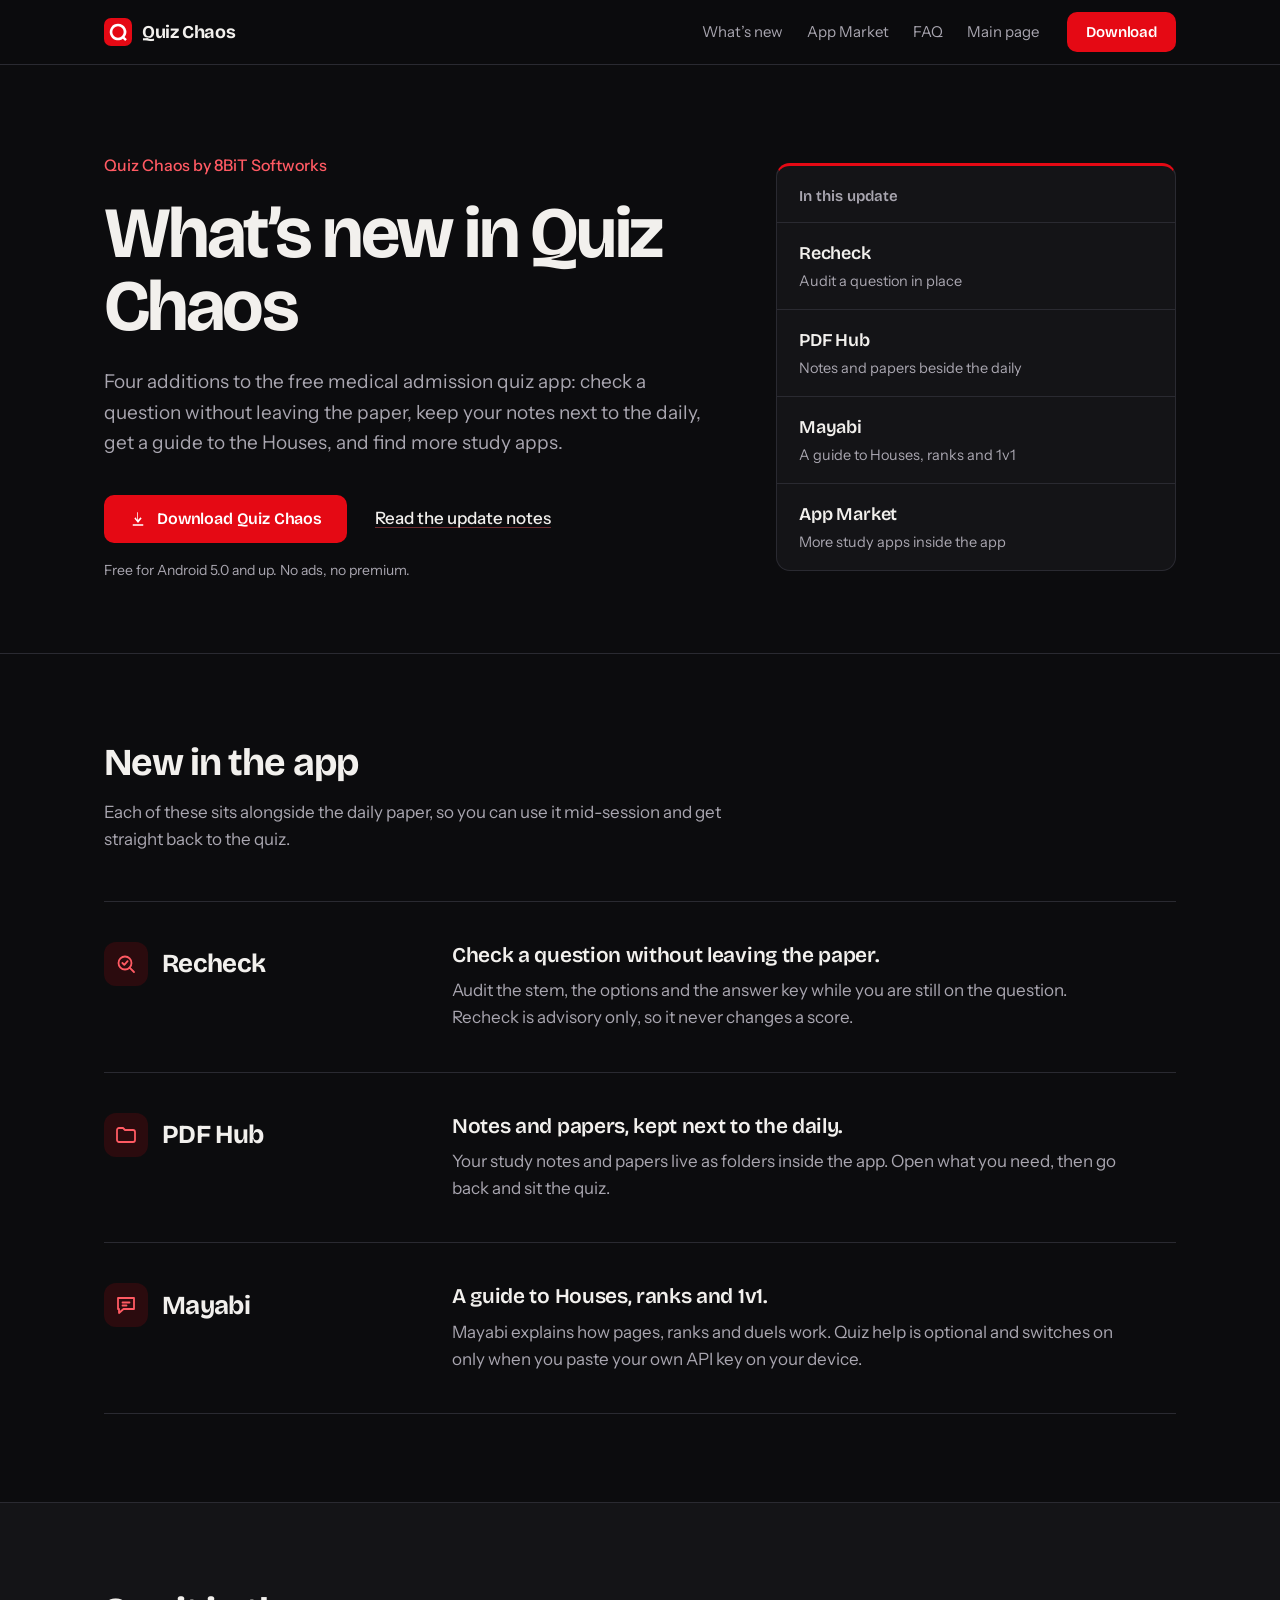
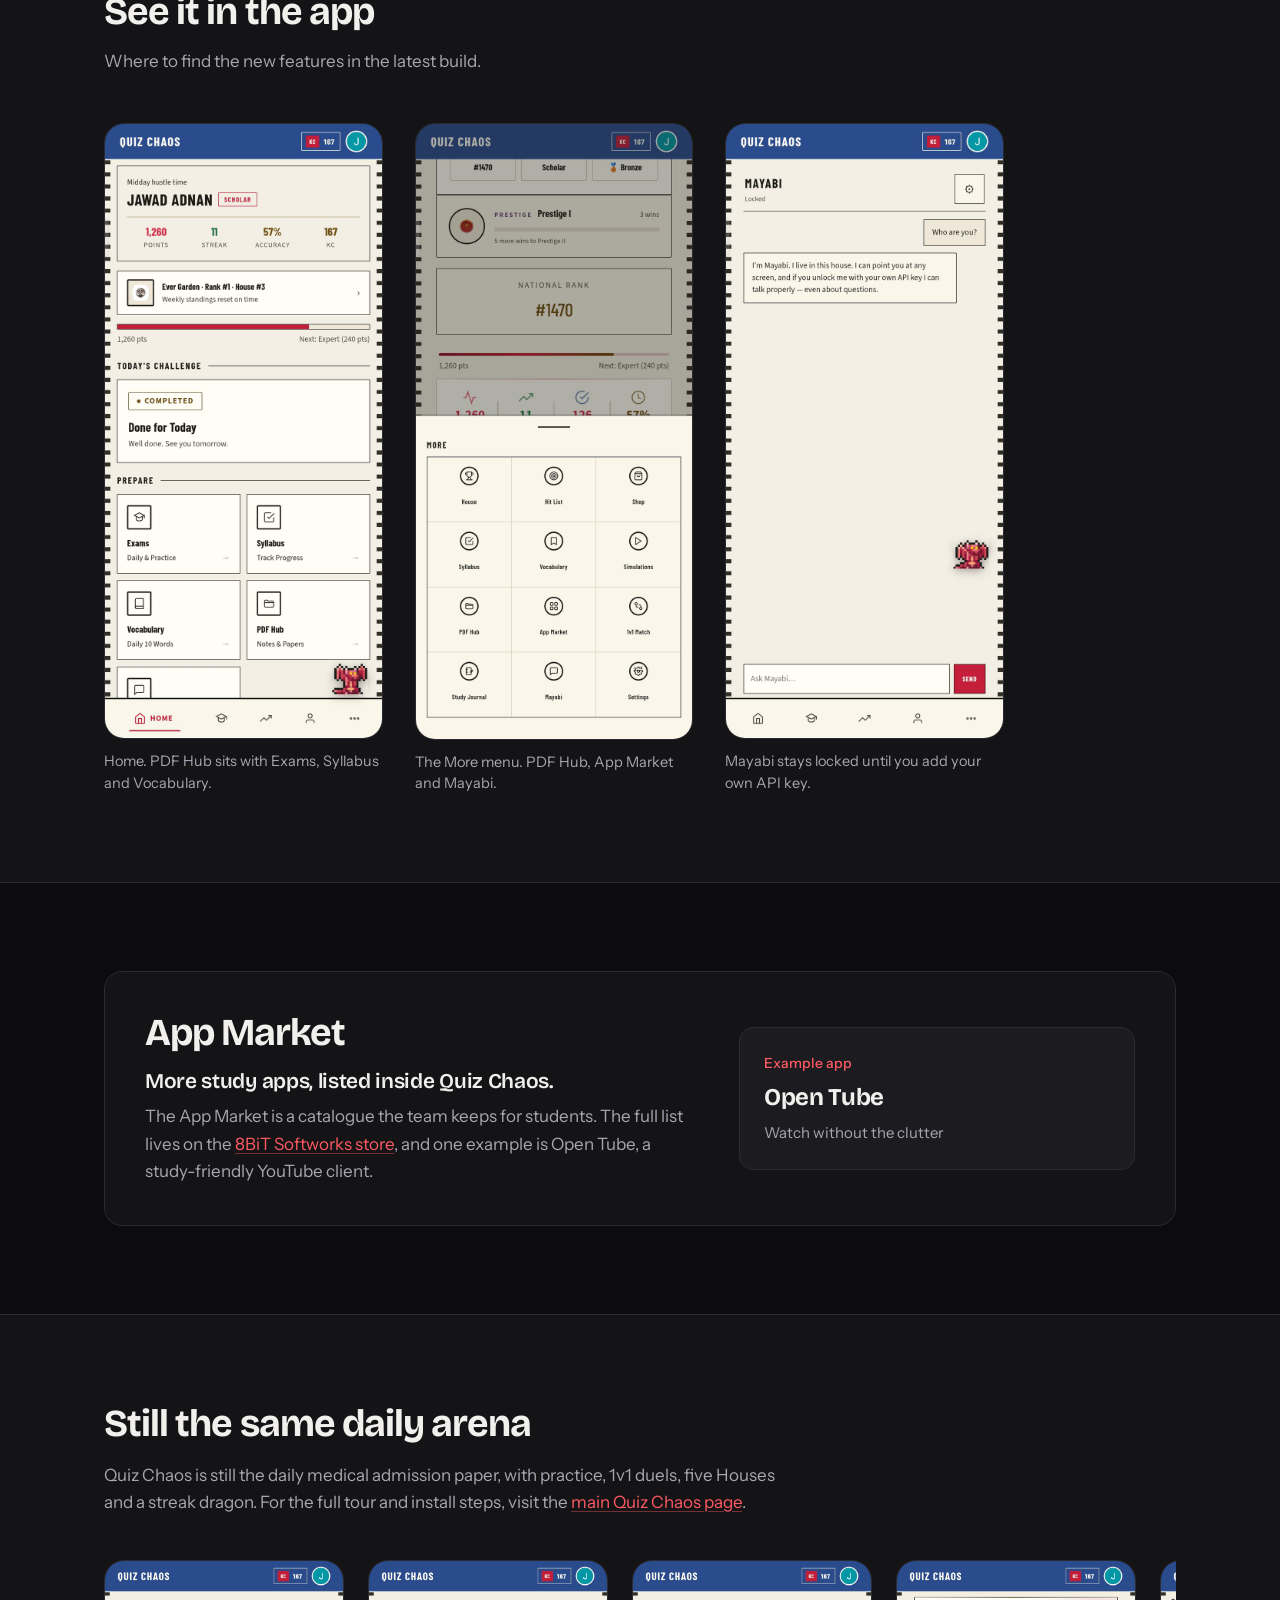
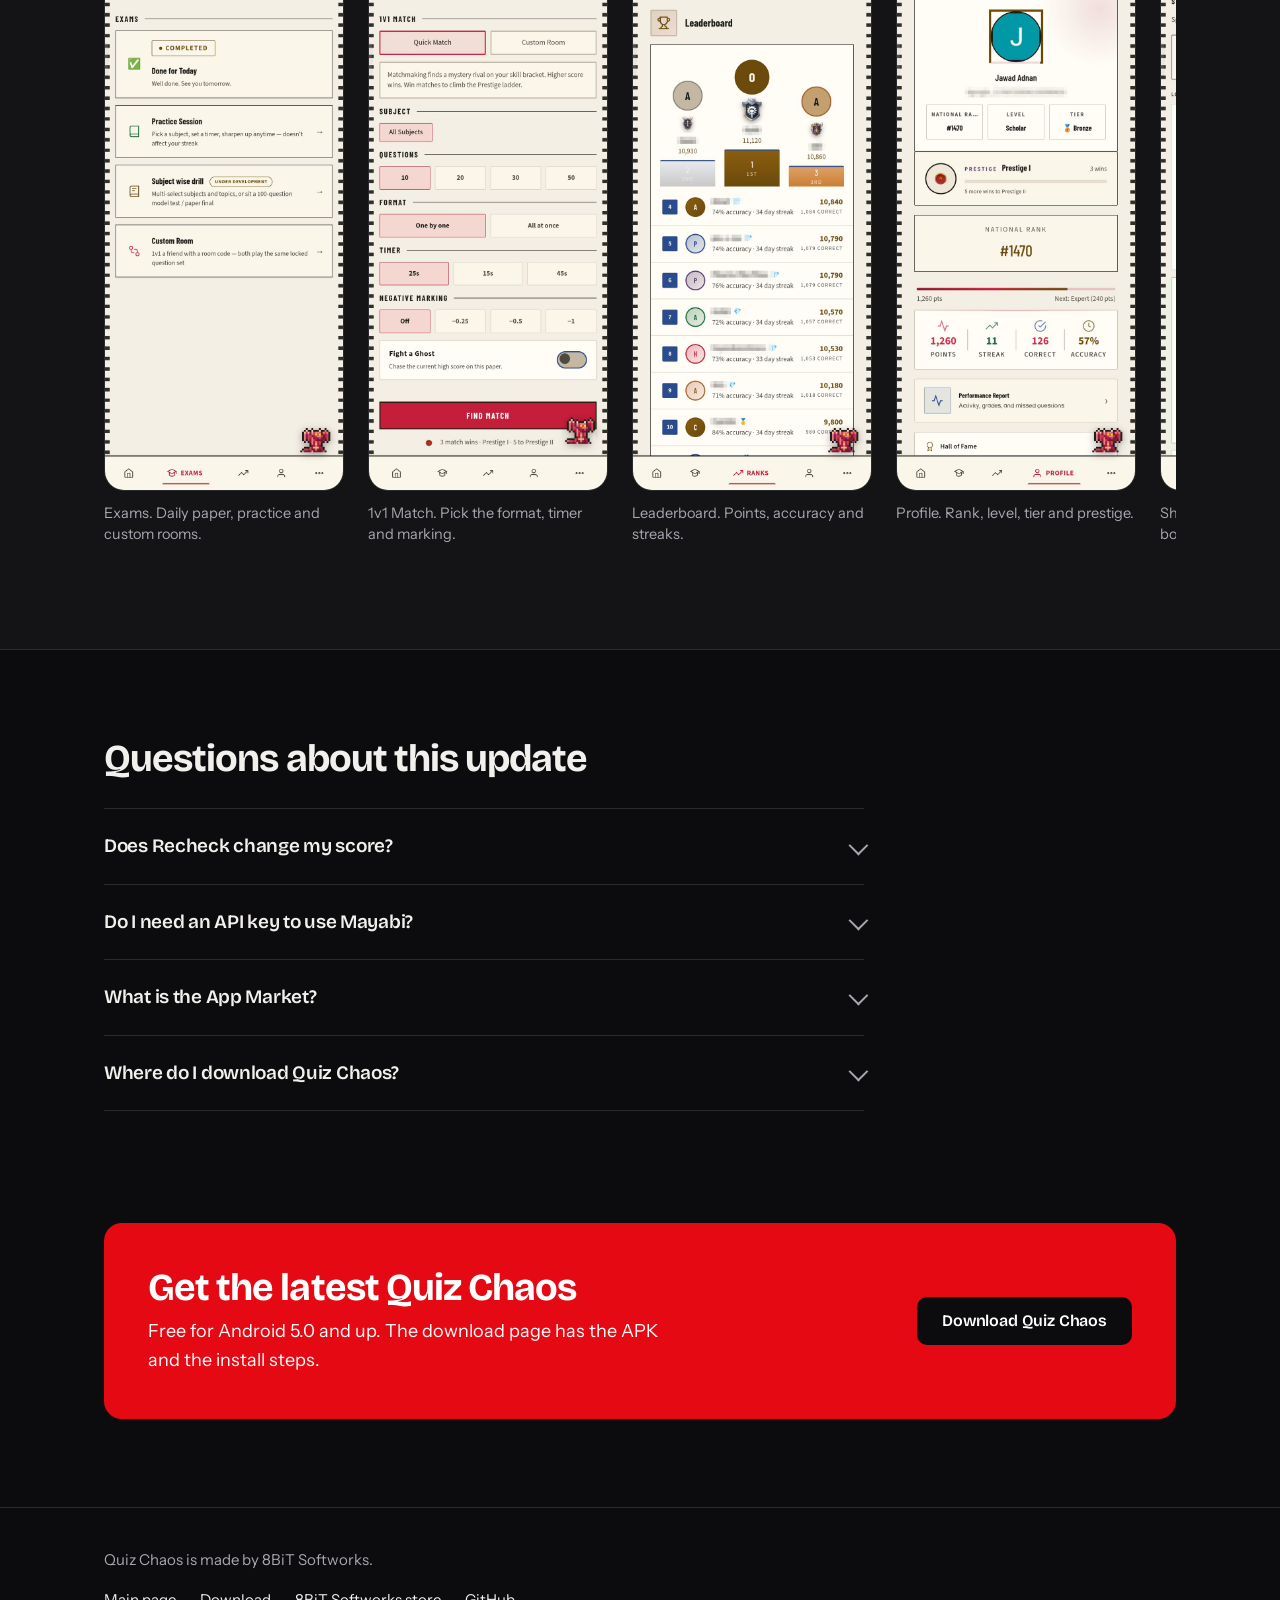
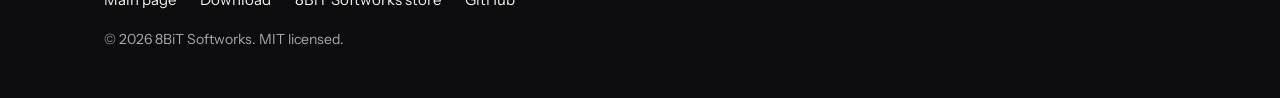
<file: index.html>
<!DOCTYPE html>
<html lang="en">
  <head>
    <meta charset="utf-8">
    <meta name="viewport" content="width=device-width, initial-scale=1">
    <title>Quiz Chaos by 8BiT Softworks: Recheck, PDF Hub &amp; Mayabi</title>
    <meta name="description" content="What's new in Quiz Chaos by 8BiT Softworks: Recheck, PDF Hub, Mayabi and the App Market. Free Android app for Bangladesh medical admission prep.">
    <meta name="author" content="8BiT Softworks">
    <meta name="robots" content="index, follow, max-image-preview:large">
    <meta name="theme-color" content="#0c0c0e">
    <link rel="canonical" href="https://adnanxmacro.github.io/quiz-chaos-/">
    <link rel="icon" href="favicon.svg" type="image/svg+xml">

    <meta property="og:type" content="website">
    <meta property="og:site_name" content="Quiz Chaos">
    <meta property="og:title" content="Quiz Chaos by 8BiT Softworks: Recheck, PDF Hub &amp; Mayabi">
    <meta property="og:description" content="What's new in the free Android quiz app for Bangladesh medical admission prep.">
    <meta property="og:url" content="https://adnanxmacro.github.io/quiz-chaos-/">
    <meta property="og:image" content="https://adnanxmacro.github.io/quiz-chaos-/img/og.png">
    <meta property="og:image:width" content="1200">
    <meta property="og:image:height" content="630">
    <meta name="twitter:card" content="summary_large_image">
    <meta name="twitter:title" content="Quiz Chaos by 8BiT Softworks: Recheck, PDF Hub &amp; Mayabi">
    <meta name="twitter:description" content="What's new in the free Android quiz app for Bangladesh medical admission prep.">
    <meta name="twitter:image" content="https://adnanxmacro.github.io/quiz-chaos-/img/og.png">

    <link rel="preconnect" href="https://fonts.googleapis.com">
    <link rel="preconnect" href="https://fonts.gstatic.com" crossorigin>
    <link href="https://fonts.googleapis.com/css2?family=Bricolage+Grotesque:opsz,wght@12..96,500..800&family=Instrument+Sans:wght@400..600&display=swap" rel="stylesheet">
    <link rel="stylesheet" href="css/site.css">

    <script type="application/ld+json">
    {
      "@context": "https://schema.org",
      "@graph": [
        {
          "@type": "WebPage",
          "@id": "https://adnanxmacro.github.io/quiz-chaos-/#page",
          "url": "https://adnanxmacro.github.io/quiz-chaos-/",
          "name": "Quiz Chaos by 8BiT Softworks: Recheck, PDF Hub & Mayabi",
          "description": "What's new in Quiz Chaos: Recheck, PDF Hub, Mayabi and the App Market.",
          "inLanguage": "en",
          "about": { "@id": "https://adnanxmacro.github.io/Qq/#app" },
          "publisher": { "@id": "https://adnanxmacro.github.io/8bit-softworks/#org" }
        },
        {
          "@type": "SoftwareApplication",
          "@id": "https://adnanxmacro.github.io/Qq/#app",
          "name": "Quiz Chaos",
          "url": "https://adnanxmacro.github.io/Qq/",
          "applicationCategory": "EducationalApplication",
          "operatingSystem": "Android 5.0+",
          "offers": { "@type": "Offer", "price": "0", "priceCurrency": "USD" },
          "author": { "@id": "https://adnanxmacro.github.io/8bit-softworks/#org" }
        },
        {
          "@type": "Organization",
          "@id": "https://adnanxmacro.github.io/8bit-softworks/#org",
          "name": "8BiT Softworks",
          "url": "https://adnanxmacro.github.io/8bit-softworks/"
        }
      ]
    }
    </script>
  </head>
  <body>
    <a class="skip" href="#main">Skip to main content</a>

    <header class="topbar">
      <div class="wrap topbar-in">
        <a class="brand" href="./" aria-label="Quiz Chaos home">
          <svg class="brand-mark" viewBox="0 0 32 32" width="28" height="28" aria-hidden="true">
            <rect width="32" height="32" rx="8" fill="#e50914"/>
            <path fill="#fff" d="M16 6.5a9.5 9.5 0 1 0 5.6 17.2l2.6 2.6 1.9-1.9-2.6-2.6A9.5 9.5 0 0 0 16 6.5Zm0 3a6.5 6.5 0 1 1 0 13 6.5 6.5 0 0 1 0-13Z"/>
          </svg>
          <span>Quiz Chaos</span>
        </a>
        <nav class="topnav" aria-label="Primary">
          <a href="#whats-new">What’s new</a>
          <a href="#market">App Market</a>
          <a href="#faq">FAQ</a>
          <a href="https://adnanxmacro.github.io/Qq/">Main page</a>
        </nav>
        <a class="btn btn-sm" href="https://adnanxmacro.github.io/Qq/#download">Download</a>
      </div>
    </header>

    <main id="main">
      <section class="hero">
        <div class="wrap hero-grid">
          <div class="hero-copy">
            <p class="byline">Quiz Chaos by 8BiT Softworks</p>
            <h1>What’s new in Quiz Chaos</h1>
            <p class="lede">Four additions to the free medical admission quiz app: check a question without leaving the paper, keep your notes next to the daily, get a guide to the Houses, and find more study apps.</p>
            <div class="actions">
              <a class="btn" href="https://adnanxmacro.github.io/Qq/#download">
                <svg viewBox="0 0 24 24" width="18" height="18" aria-hidden="true"><path fill="currentColor" d="M12 3v10.2l3.4-3.4 1.4 1.4L12 17.4 7.2 11.2l1.4-1.4L11 13.2V3h1Zm-7 16h14v2H5v-2Z"/></svg>
                Download Quiz Chaos
              </a>
              <a class="link" href="#whats-new">Read the update notes</a>
            </div>
            <p class="fine">Free for Android 5.0 and up. No ads, no premium.</p>
          </div>

          <nav class="index" aria-label="In this update">
            <p class="index-title">In this update</p>
            <a href="#recheck"><strong>Recheck</strong><span>Audit a question in place</span></a>
            <a href="#pdf-hub"><strong>PDF Hub</strong><span>Notes and papers beside the daily</span></a>
            <a href="#mayabi"><strong>Mayabi</strong><span>A guide to Houses, ranks and 1v1</span></a>
            <a href="#market"><strong>App Market</strong><span>More study apps inside the app</span></a>
          </nav>
        </div>
      </section>

      <section id="whats-new" class="section">
        <div class="wrap">
          <div class="section-head">
            <h2>New in the app</h2>
            <p>Each of these sits alongside the daily paper, so you can use it mid-session and get straight back to the quiz.</p>
          </div>

          <!--
            ADD FUTURE UPDATES: copy one <article class="entry"> block below,
            paste it at the TOP of this list, and change the text.
          -->
          <div class="entries">
            <article class="entry" id="recheck">
              <div class="entry-name">
                <span class="icon" aria-hidden="true">
                  <svg viewBox="0 0 24 24" width="24" height="24" fill="none" stroke="currentColor" stroke-width="1.8" stroke-linecap="round" stroke-linejoin="round"><circle cx="11" cy="11" r="6.5"/><path d="m20 20-4.4-4.4"/><path d="m8.4 11 1.9 1.9 3.3-3.7"/></svg>
                </span>
                <h3>Recheck</h3>
              </div>
              <div class="entry-body">
                <p class="entry-lead">Check a question without leaving the paper.</p>
                <p>Audit the stem, the options and the answer key while you are still on the question. Recheck is advisory only, so it never changes a score.</p>
              </div>
            </article>
            <article class="entry" id="pdf-hub">
              <div class="entry-name">
                <span class="icon" aria-hidden="true">
                  <svg viewBox="0 0 24 24" width="24" height="24" fill="none" stroke="currentColor" stroke-width="1.8" stroke-linecap="round" stroke-linejoin="round"><path d="M3 7a2 2 0 0 1 2-2h4l2 2h8a2 2 0 0 1 2 2v8a2 2 0 0 1-2 2H5a2 2 0 0 1-2-2V7Z"/></svg>
                </span>
                <h3>PDF Hub</h3>
              </div>
              <div class="entry-body">
                <p class="entry-lead">Notes and papers, kept next to the daily.</p>
                <p>Your study notes and papers live as folders inside the app. Open what you need, then go back and sit the quiz.</p>
              </div>
            </article>
            <article class="entry" id="mayabi">
              <div class="entry-name">
                <span class="icon" aria-hidden="true">
                  <svg viewBox="0 0 24 24" width="24" height="24" fill="none" stroke="currentColor" stroke-width="1.8" stroke-linecap="round" stroke-linejoin="round"><path d="M4 5h16v11H9.5L5 20v-4H4V5Z"/><path d="M8.5 9.5h7M8.5 12.5h4"/></svg>
                </span>
                <h3>Mayabi</h3>
              </div>
              <div class="entry-body">
                <p class="entry-lead">A guide to Houses, ranks and 1v1.</p>
                <p>Mayabi explains how pages, ranks and duels work. Quiz help is optional and switches on only when you paste your own API key on your device.</p>
              </div>
            </article>
          </div>
        </div>
      </section>

      <section id="screens" class="section section-tint">
        <div class="wrap">
          <div class="section-head">
            <h2>See it in the app</h2>
            <p>Where to find the new features in the latest build.</p>
          </div>
          <div class="shots">
            <figure>
              <img src="img/home.jpg" width="720" height="1600" alt="Quiz Chaos home screen with the Prepare section showing Exams, Syllabus, Vocabulary and PDF Hub">
              <figcaption>Home. PDF Hub sits with Exams, Syllabus and Vocabulary.</figcaption>
            </figure>
            <figure>
              <img src="img/more.jpg" width="720" height="1600" alt="The More menu listing House, Hit List, Shop, Syllabus, Vocabulary, Simulations, PDF Hub, App Market, 1v1 Match, Study Journal, Mayabi and Settings">
              <figcaption>The More menu. PDF Hub, App Market and Mayabi.</figcaption>
            </figure>
            <figure>
              <img src="img/mayabi.jpg" width="720" height="1600" alt="Mayabi chat screen, locked until you add your own API key">
              <figcaption>Mayabi stays locked until you add your own API key.</figcaption>
            </figure>
          </div>
        </div>
      </section>

      <section id="market" class="section">
        <div class="wrap">
          <div class="market">
            <div class="market-copy">
              <h2>App Market</h2>
              <p class="entry-lead">More study apps, listed inside Quiz Chaos.</p>
              <p>The App Market is a catalogue the team keeps for students. The full list lives on the <a href="https://adnanxmacro.github.io/8bit-softworks/">8BiT Softworks store</a>, and one example is Open Tube, a study-friendly YouTube client.</p>
            </div>
            <a class="tube" href="https://adnanxmacro.github.io/8bit-softworks/app/open-tube/">
              <span class="tube-tag">Example app</span>
              <strong>Open Tube</strong>
              <em>Watch without the clutter</em>
            </a>
          </div>
        </div>
      </section>

      <section id="arena" class="section section-tint">
        <div class="wrap">
          <div class="narrow">
            <h2>Still the same daily arena</h2>
            <p>Quiz Chaos is still the daily medical admission paper, with practice, 1v1 duels, five Houses and a streak dragon. For the full tour and install steps, visit the <a href="https://adnanxmacro.github.io/Qq/">main Quiz Chaos page</a>.</p>
          </div>
          <div class="strip" tabindex="0" role="region" aria-label="More Quiz Chaos screens, scroll sideways">
            <figure>
              <img src="img/exams.jpg" width="720" height="1600" alt="Exams screen with the daily paper, Practice Session and Custom Room" loading="lazy">
              <figcaption>Exams. Daily paper, practice and custom rooms.</figcaption>
            </figure>
            <figure>
              <img src="img/1v1.jpg" width="720" height="1600" alt="1v1 Match setup with quick match, questions, format, timer and negative marking options" loading="lazy">
              <figcaption>1v1 Match. Pick the format, timer and marking.</figcaption>
            </figure>
            <figure>
              <img src="img/leaderboard.jpg" width="720" height="1600" alt="Leaderboard with a top three podium and ranked list; player names are blurred" loading="lazy">
              <figcaption>Leaderboard. Points, accuracy and streaks.</figcaption>
            </figure>
            <figure>
              <img src="img/profile.jpg" width="720" height="1600" alt="Profile screen showing national rank, level, tier and prestige; account ID is blurred" loading="lazy">
              <figcaption>Profile. Rank, level, tier and prestige.</figcaption>
            </figure>
            <figure>
              <img src="img/shop.jpg" width="720" height="1600" alt="Shop screen with loading screen cosmetics bought with KC" loading="lazy">
              <figcaption>Shop. Cosmetic loading screens, bought with KC.</figcaption>
            </figure>
            <figure>
              <img src="img/journal.jpg" width="720" height="1600" alt="Study Journal with weakness notes, daily targets and a study session timer" loading="lazy">
              <figcaption>Study Journal. Notes, targets and study sessions.</figcaption>
            </figure>
          </div>
        </div>
      </section>

      <section id="faq" class="section">
        <div class="wrap narrow">
          <h2>Questions about this update</h2>
          <div class="faq">
            <details>
              <summary>Does Recheck change my score?</summary>
              <p>No. Recheck is advisory only. It audits the stem, options and key, and never changes a score.</p>
            </details>
            <details>
              <summary>Do I need an API key to use Mayabi?</summary>
              <p>Only for quiz help. Mayabi’s guidance on pages, ranks and 1v1 works as it is, and quiz help unlocks when you paste your own API key on your device.</p>
            </details>
            <details>
              <summary>What is the App Market?</summary>
              <p>A catalogue of study apps that the team keeps for students and links from inside Quiz Chaos. Every listing is on the 8BiT Softworks store.</p>
            </details>
            <details>
              <summary>Where do I download Quiz Chaos?</summary>
              <p>Use the <a href="https://adnanxmacro.github.io/Qq/#download">download page</a> on the main Quiz Chaos site. It has the APK, the install steps and the full feature list.</p>
            </details>
          </div>
        </div>
      </section>

      <section class="section cta-wrap">
        <div class="wrap">
          <div class="cta">
            <div>
              <h2>Get the latest Quiz Chaos</h2>
              <p>Free for Android 5.0 and up. The download page has the APK and the install steps.</p>
            </div>
            <a class="btn btn-dark" href="https://adnanxmacro.github.io/Qq/#download">Download Quiz Chaos</a>
          </div>
        </div>
      </section>
    </main>

    <footer class="foot">
      <div class="wrap foot-in">
        <p>Quiz Chaos is made by 8BiT Softworks.</p>
        <nav aria-label="Footer">
          <a href="https://adnanxmacro.github.io/Qq/">Main page</a>
          <a href="https://adnanxmacro.github.io/Qq/#download">Download</a>
          <a href="https://adnanxmacro.github.io/8bit-softworks/">8BiT Softworks store</a>
          <a href="https://github.com/adnanXmacro/Qq">GitHub</a>
        </nav>
        <p class="copy">© 2026 8BiT Softworks. MIT licensed.</p>
      </div>
    </footer>

  </body>
</html>
</file>
<file: css/site.css>
:root {
  --bg: #0c0c0e;
  --surface: #141417;
  --raised: #1b1b20;
  --line: #2a2a31;
  --text: #f2f0ed;
  --muted: #a9a6b0;
  --red: #e50914;
  --red-hi: #ff5a63;
  --radius: 14px;
  --head: "Bricolage Grotesque", system-ui, -apple-system, "Segoe UI", sans-serif;
  --body: "Instrument Sans", system-ui, -apple-system, "Segoe UI", sans-serif;
  --ease: cubic-bezier(0.2, 0.7, 0.2, 1);
}

* { box-sizing: border-box; }
html { scroll-behavior: smooth; scroll-padding-top: 84px; }
html, body { margin: 0; background: var(--bg); color: var(--text); }
body {
  font-family: var(--body);
  font-size: 17px;
  line-height: 1.6;
  -webkit-font-smoothing: antialiased;
}

a { color: var(--red-hi); text-decoration: underline; text-decoration-color: rgba(255, 90, 99, 0.4); text-underline-offset: 3px; }
a:hover { text-decoration-color: currentColor; }
a:focus-visible, summary:focus-visible, .btn:focus-visible {
  outline: 2px solid #fff;
  outline-offset: 3px;
  border-radius: 6px;
}

h1, h2, h3 { font-family: var(--head); letter-spacing: -0.025em; margin: 0; }

.wrap { max-width: 1120px; margin: 0 auto; padding: 0 24px; }
.narrow > * { max-width: 760px; }

.skip {
  position: absolute; left: 12px; top: -56px; z-index: 100;
  background: #fff; color: #000; padding: 8px 14px; border-radius: 8px;
}
.skip:focus { top: 12px; }

/* Header */
.topbar {
  position: sticky; top: 0; z-index: 50;
  background: rgba(12, 12, 14, 0.9);
  -webkit-backdrop-filter: blur(12px);
  backdrop-filter: blur(12px);
  border-bottom: 1px solid var(--line);
}
.topbar-in { display: flex; align-items: center; gap: 28px; height: 64px; }
.brand {
  display: inline-flex; align-items: center; gap: 10px;
  font-family: var(--head); font-weight: 700; font-size: 18px; letter-spacing: -0.02em;
  color: var(--text); text-decoration: none;
}
.topnav { display: flex; gap: 24px; margin-left: auto; }
.topnav a { color: var(--muted); font-size: 15px; text-decoration: none; }
.topnav a:hover { color: var(--text); }
.topbar .btn { margin-left: 0; }

/* Buttons */
.btn {
  display: inline-flex; align-items: center; justify-content: center; gap: 10px;
  min-height: 48px; padding: 0 24px;
  background: var(--red); color: #fff;
  font-family: var(--head); font-weight: 600; font-size: 16px; letter-spacing: -0.01em;
  border-radius: 10px; border: 1px solid transparent;
  text-decoration: none; cursor: pointer;
  transition: background 160ms var(--ease), transform 160ms var(--ease);
}
.btn:hover { background: #f4141f; }
.btn:active { transform: translateY(1px); }
.btn-sm { min-height: 40px; padding: 0 18px; font-size: 15px; }
.btn-dark { background: var(--bg); }
.btn-dark:hover { background: #000; }

.link { color: var(--text); font-weight: 500; }

/* Hero */
.hero { padding: 88px 0 72px; border-bottom: 1px solid var(--line); }
.hero-grid { display: grid; grid-template-columns: minmax(0, 1.2fr) minmax(0, 0.8fr); gap: 72px; align-items: center; }
.byline { margin: 0 0 18px; color: var(--red-hi); font-weight: 500; font-size: 16px; }
h1 { font-size: clamp(40px, 6.4vw, 72px); line-height: 1.02; font-weight: 700; letter-spacing: -0.035em; max-width: 12em; }
.lede { margin: 24px 0 0; max-width: 34em; color: var(--muted); font-size: 19px; line-height: 1.6; }
.actions { display: flex; align-items: center; gap: 28px; flex-wrap: wrap; margin-top: 36px; }
.fine { margin: 16px 0 0; color: var(--muted); font-size: 14px; }

.hero-copy { animation: settle 600ms var(--ease) both; }
@keyframes settle {
  from { opacity: 0; transform: translateY(10px); }
  to { opacity: 1; transform: none; }
}

.index {
  background: var(--surface);
  border: 1px solid var(--line);
  border-top: 3px solid var(--red);
  border-radius: var(--radius);
  overflow: hidden;
}
.index-title { margin: 0; padding: 18px 22px 14px; font-family: var(--head); font-weight: 600; font-size: 15px; color: var(--muted); }
.index a {
  display: flex; flex-direction: column; gap: 2px;
  padding: 16px 22px;
  border-top: 1px solid var(--line);
  color: var(--text); text-decoration: none;
  transition: background 160ms var(--ease);
}
.index a:hover { background: var(--raised); }
.index strong { font-family: var(--head); font-weight: 600; font-size: 18px; letter-spacing: -0.01em; }
.index span { color: var(--muted); font-size: 14.5px; }

/* Sections */
.section { padding: 88px 0; }
.section-tint { background: var(--surface); border-top: 1px solid var(--line); border-bottom: 1px solid var(--line); }
h2 { font-size: clamp(28px, 3.6vw, 38px); line-height: 1.12; font-weight: 700; }
.section-head { max-width: 640px; margin-bottom: 48px; }
.section-head p { margin: 14px 0 0; color: var(--muted); }

.entries { border-bottom: 1px solid var(--line); }
.entry {
  display: grid; grid-template-columns: 300px minmax(0, 1fr); gap: 48px;
  padding: 40px 0; border-top: 1px solid var(--line);
}
.entry-name { display: flex; align-items: center; gap: 14px; align-self: start; }
.entry h3 { font-size: 26px; font-weight: 700; }
.icon {
  display: grid; place-items: center; flex: none;
  width: 44px; height: 44px; border-radius: 12px;
  background: rgba(229, 9, 20, 0.14); color: var(--red-hi);
}
.entry-lead { margin: 0 0 8px; font-family: var(--head); font-weight: 600; font-size: 21px; letter-spacing: -0.015em; line-height: 1.3; }
.entry-body p:not(.entry-lead), .market p:not(.entry-lead), .narrow p { margin: 0; color: var(--muted); max-width: 40em; }

/* Screenshots */
.shots { display: grid; grid-template-columns: repeat(3, minmax(0, 1fr)); gap: 32px; max-width: 900px; }
figure { margin: 0; }
.shots img, .strip img {
  display: block; width: 100%; height: auto;
  border-radius: 20px; border: 1px solid var(--line); background: var(--raised);
}
figcaption { margin-top: 12px; color: var(--muted); font-size: 14.5px; line-height: 1.45; max-width: 24em; }
.strip {
  display: flex; gap: 24px; margin-top: 44px; padding-bottom: 16px;
  overflow-x: auto; scroll-snap-type: x proximity;
  scrollbar-width: thin; scrollbar-color: var(--line) transparent;
}
.strip figure { flex: 0 0 240px; scroll-snap-align: start; }
.strip:focus-visible { outline: 2px solid #fff; outline-offset: 6px; border-radius: 6px; }

/* App Market */
.market {
  display: grid; grid-template-columns: minmax(0, 1.4fr) minmax(0, 1fr); gap: 40px; align-items: center;
  padding: 40px; background: var(--surface); border: 1px solid var(--line); border-radius: 18px;
}
.market h2 { margin-bottom: 14px; }
.tube {
  display: flex; flex-direction: column; gap: 4px; padding: 24px;
  background: var(--raised); border: 1px solid var(--line); border-radius: var(--radius);
  color: var(--text); text-decoration: none;
  transition: border-color 160ms var(--ease);
}
.tube:hover { border-color: var(--red); }
.tube-tag { color: var(--red-hi); font-size: 14px; font-weight: 500; }
.tube strong { font-family: var(--head); font-size: 24px; letter-spacing: -0.02em; }
.tube em { font-style: normal; color: var(--muted); font-size: 15px; }

.narrow h2 { margin-bottom: 16px; }

/* FAQ */
.faq { margin-top: 28px; border-bottom: 1px solid var(--line); }
.faq details { border-top: 1px solid var(--line); }
.faq summary {
  display: flex; justify-content: space-between; align-items: center; gap: 24px;
  padding: 22px 0; cursor: pointer; list-style: none;
  font-family: var(--head); font-weight: 600; font-size: 19px; letter-spacing: -0.015em;
}
.faq summary::-webkit-details-marker { display: none; }
.faq summary::after {
  content: ""; flex: none; width: 12px; height: 12px;
  border-right: 2px solid var(--muted); border-bottom: 2px solid var(--muted);
  transform: rotate(45deg) translateY(-2px);
  transition: transform 200ms var(--ease);
}
.faq details[open] summary::after { transform: rotate(-135deg) translateY(-2px); }
.faq details p { margin: 0 0 24px; }

/* Call to action */
.cta-wrap { padding-top: 24px; }
.cta {
  display: flex; align-items: center; justify-content: space-between; gap: 32px;
  padding: 44px; background: var(--red); border-radius: 18px; color: #fff;
}
.cta h2 { margin-bottom: 8px; }
.cta p { margin: 0; font-size: 18px; max-width: 30em; }

/* Footer */
.foot { border-top: 1px solid var(--line); padding: 40px 0 48px; color: var(--muted); font-size: 15px; }
.foot-in { display: grid; gap: 16px; }
.foot p { margin: 0; }
.foot nav { display: flex; flex-wrap: wrap; gap: 8px 24px; }
.foot nav a { color: var(--text); text-decoration: none; }
.foot nav a:hover { text-decoration: underline; }
.foot .copy { font-size: 14px; }

/* 404 */
.lost { padding: 120px 0; }
.lost h1 { font-size: clamp(36px, 6vw, 56px); }
.lost p { margin: 16px 0 32px; color: var(--muted); }

/* Responsive */
@media (max-width: 900px) {
  .hero { padding: 56px 0 48px; }
  .hero-grid { grid-template-columns: 1fr; gap: 48px; }
  .entry { grid-template-columns: 1fr; gap: 16px; padding: 32px 0; }
  .market { grid-template-columns: 1fr; padding: 28px; gap: 28px; }
  .cta { flex-direction: column; align-items: flex-start; padding: 32px 28px; }
  .section { padding: 64px 0; }
}
@media (max-width: 720px) {
  .topnav { display: none; }
  .topbar .btn { margin-left: auto; }
  body { font-size: 16px; }
  .lede { font-size: 18px; }
  .shots { display: flex; overflow-x: auto; scroll-snap-type: x mandatory; gap: 16px; padding-bottom: 8px; }
  .shots figure { flex: 0 0 66%; scroll-snap-align: start; }
  .strip figure { flex-basis: 64%; }
}

@media (prefers-reduced-motion: reduce) {
  html { scroll-behavior: auto; }
  .hero-copy { animation: none; }
  .btn, .index a, .tube, .faq summary::after { transition: none; }
}
</file>
